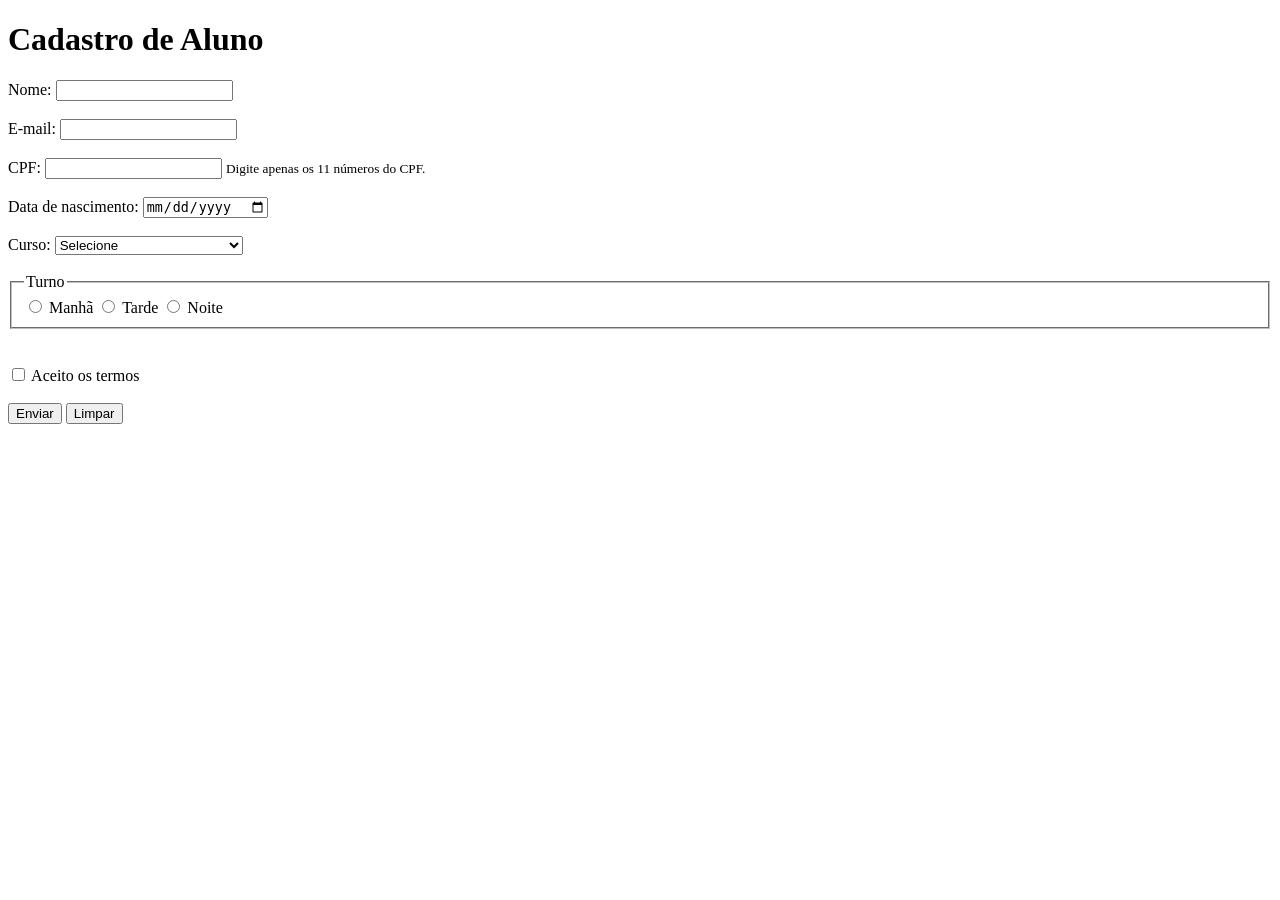
<file: formulario.html>
<!DOCTYPE html>
<html lang="pt-BR">

<head>
<meta charset="UTF-8">
<title>Cadastro de Aluno</title>
</head>

<body>

<h1>Cadastro de Aluno</h1>

<form>

<label for="nome">Nome:</label>
<input type="text" id="nome" name="nome" required>

<br><br>

<label for="email">E-mail:</label>
<input type="email" id="email" name="email" required>

<br><br>

<label for="cpf">CPF:</label>
<input 
type="text"
id="cpf"
name="cpf"
pattern="[0-9]{11}"
inputmode="numeric"
aria-describedby="cpf-dica"
required>

<small id="cpf-dica">Digite apenas os 11 números do CPF.</small>

<br><br>

<label for="data">Data de nascimento:</label>
<input type="date" id="data" name="data">

<br><br>

<label for="curso">Curso:</label>

<select id="curso" name="curso">

<option value="">Selecione</option>
<option value="ads">ADS</option>
<option value="cc">Engenharia de Software</option>
<option value="cd">Ciência de Dados</option>
<option value="cc">Engenharia da Computação</option>
<option value="cc">Administração</option>
<option value="cc">Economia</option>



</select>

<br><br>

<fieldset>

<legend>Turno</legend>

<label>
<input type="radio" name="turno" value="manha">
Manhã
</label>

<label>
<input type="radio" name="turno" value="tarde">
Tarde
</label>

<label>
<input type="radio" name="turno" value="noite">
Noite
</label>

</fieldset>

<br><br>

<label>
<input type="checkbox" required>
Aceito os termos
</label>

<br><br>

<button type="submit">Enviar</button>
<button type="reset">Limpar</button>

</form>

</body>

</html>
</file>
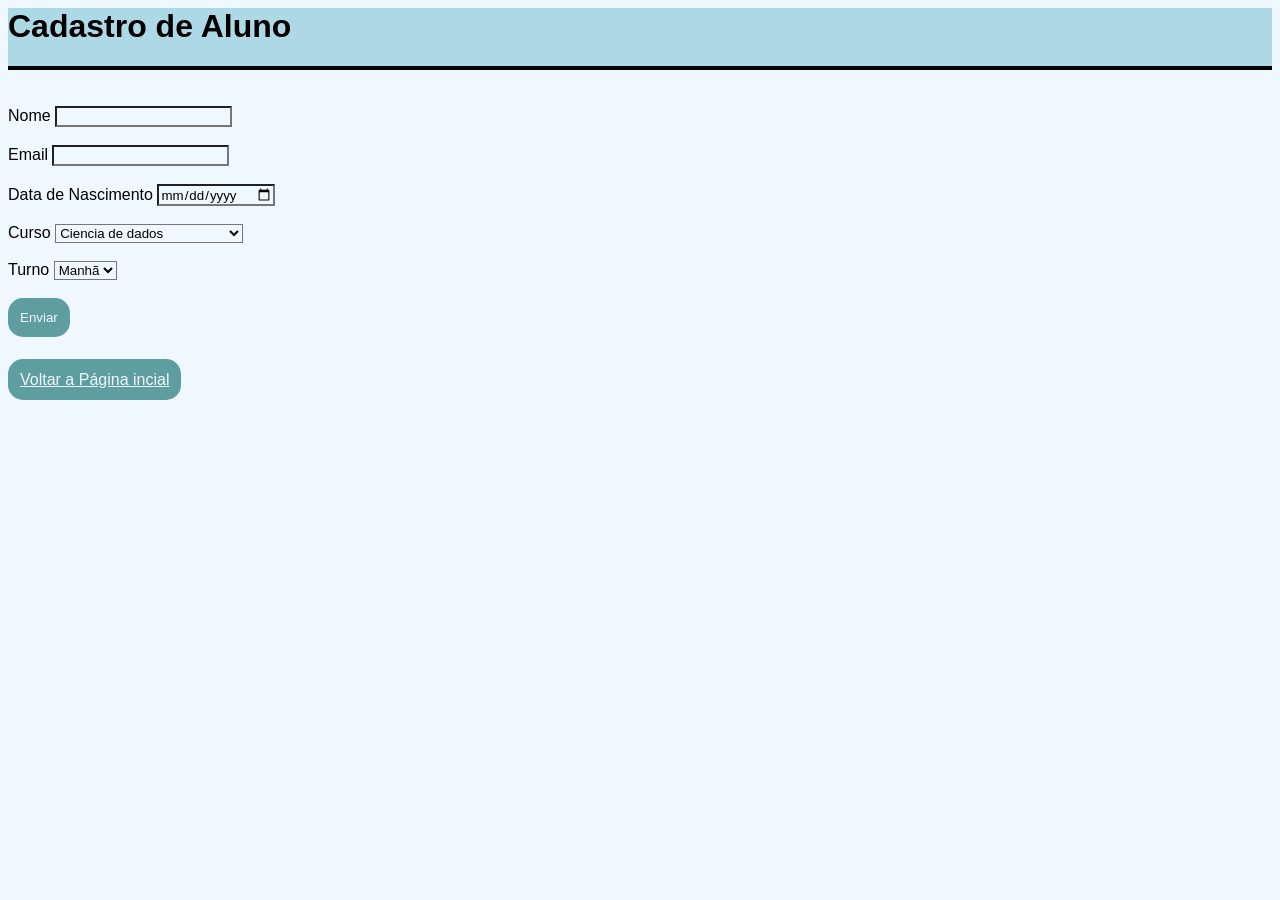
<file: index3.html>
<style>
    *{
        background-color: aliceblue;
    }
</style>

<!DOCTYPE html>
<html lang="pt-BR">
<head>
    <meta charset="UTF-8">
    <meta name="viewport" content="width=device-width, initial-scale=1.0">
    <title>Formulário</title>
    <link rel="stylesheet" href="css/estilo.css">
</head>
<header class="rodapecima" ><h1 style="background-color: lightblue;">Cadastro de Aluno</h1></header><br><br>
<body>

    
    <form action="/cadastrar" method="post">

        <label for="nome">Nome</label>
        <input type="text" id="nome" name="nome" required><br><br>

        <label for="email">Email</label>
        <input type="email" id="email" name="email" required><br><br>

        <label for="data">Data de Nascimento</label>
        <input type="date" id="data" name="data" required><br><br>

        <label for="curso">Curso</label>
        <select name="curso" id="curso">
            <option value="cdia">Ciencia de dados</option>
            <option value="es">Engenharia de Software</option>
            <option value="ec">Engenharia da Computação</option>
        </select><br><br>

        <label for="turno">Turno</label>
        <select name="" id="">
            <option value="m">Manhã</option>
            <option value="t">Tarde</option>
            <option value="n">Noite</option>
        </select><br><br>

        <button class="botao" type="submit">Enviar</button>
    </form><br>

    <a class="botao" href="index2.html">Voltar a Página incial</a>
    
</body>
</html>
</file>
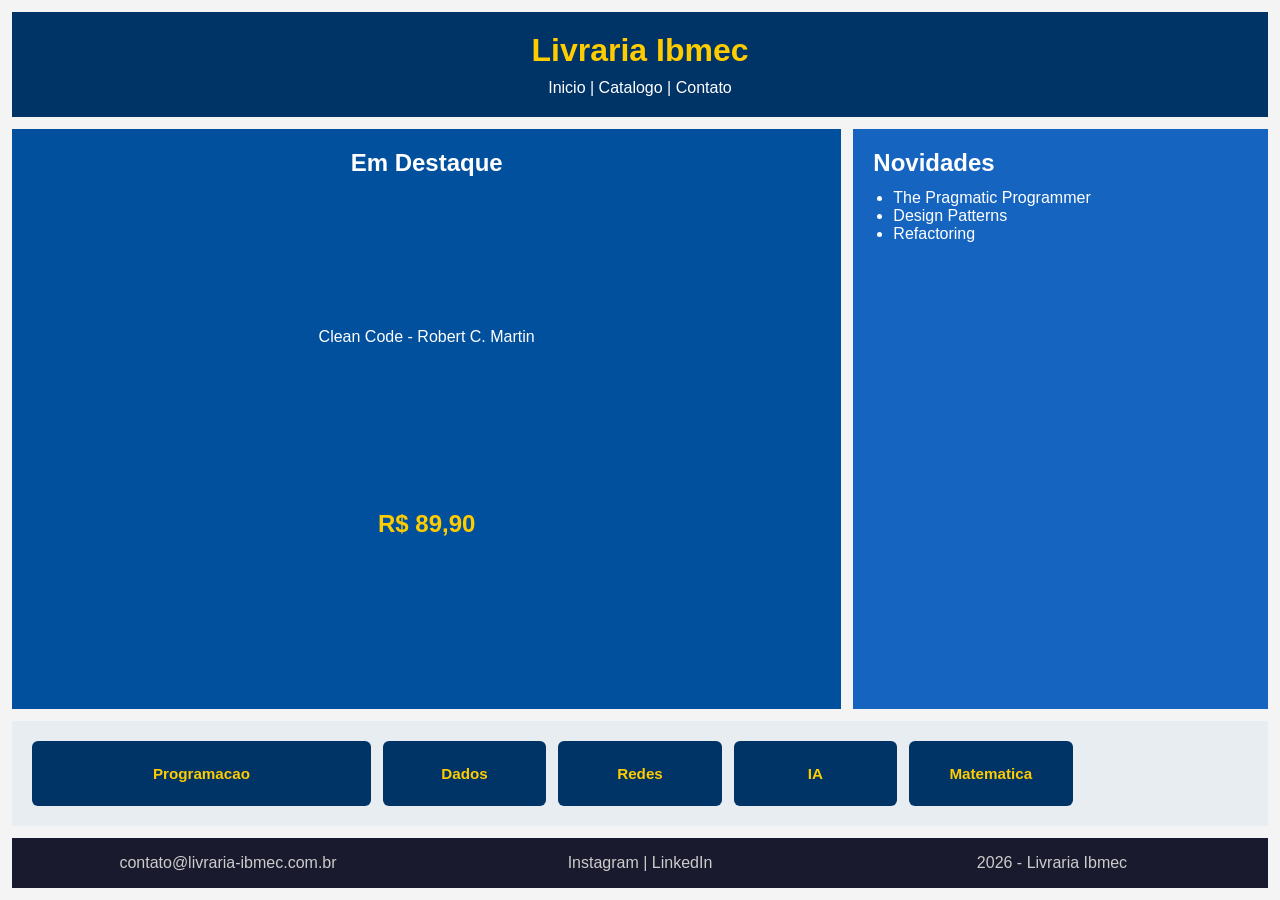
<file: index4.html>
<!DOCTYPE html>
<html lang="pt-BR">
<head>
 <meta charset="UTF-8">
 <meta name="viewport" content="width=device-width, initial-scale=1.0">
 <title>Livraria Ibmec</title>
 <link rel="stylesheet" href="estilo2.css">

</head>
<body class="pagina">

 <header class="topo">
 <h1>Livraria Ibmec</h1>
 <nav>Inicio | Catalogo | Contato</nav>
 </header>

 <section class="destaque">
 <h2>Em Destaque</h2>
 <p>Clean Code - Robert C. Martin</p>
 <p class="preco">R$ 89,90</p>
 </section>

 <aside class="novidades">
 <h2>Novidades</h2>
 <ul>
 <li>The Pragmatic Programmer</li>
 <li>Design Patterns</li>
 <li>Refactoring</li>
 </ul>
 </aside>

 <section class="categorias">
 <div class="card-cat">Programacao</div>
 <div class="card-cat">Dados</div>
 <div class="card-cat">Redes</div>
 <div class="card-cat">IA</div>
 <div class="card-cat">Matematica</div>
 </section>

 <footer class="rodape">
 <p>contato@livraria-ibmec.com.br</p>
 <p>Instagram | LinkedIn</p>
 <p>2026 - Livraria Ibmec</p>
 </footer>
 
</body>
</html>
</file>
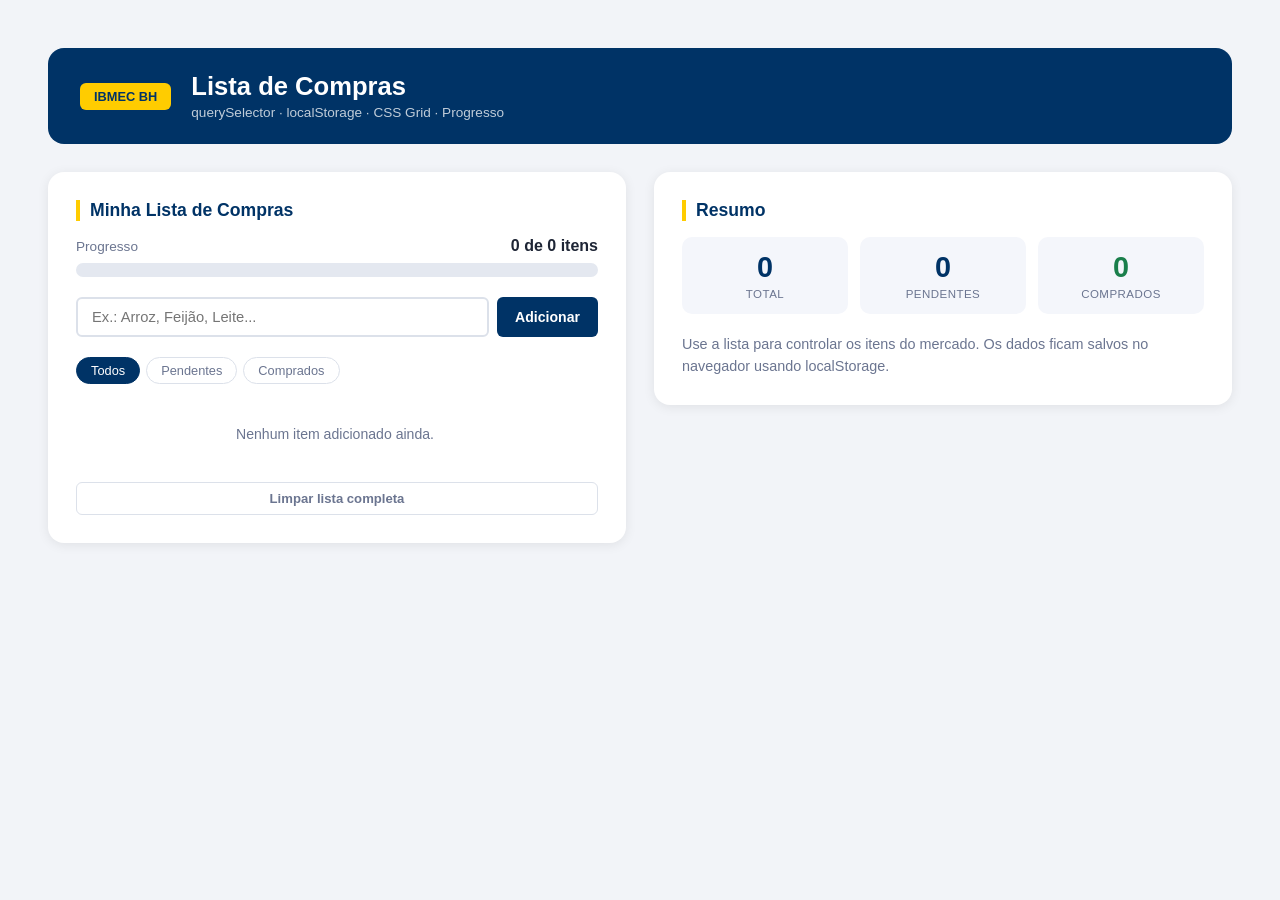
<file: lista-compras.html>
<!DOCTYPE html>
<html lang="pt-BR">
<head>
  <meta charset="UTF-8">
  <meta name="viewport" content="width=device-width, initial-scale=1.0">
  <title>Lista de Compras</title>

  <style>
    :root {
      --azul: #003366;
      --amarelo: #FFCC00;
      --bg: #f2f4f8;
      --surface: #ffffff;
      --borda: #dce1ea;
      --texto: #1e2535;
      --muted: #6b7590;
      --verde: #1a7f4b;
      --perigo: #c0392b;
    }

    *, *::before, *::after {
      box-sizing: border-box;
      margin: 0;
      padding: 0;
    }

    body {
      font-family: "Segoe UI", Arial, sans-serif;
      background: var(--bg);
      color: var(--texto);
      min-height: 100dvh;
      padding: clamp(16px, 4vw, 48px);
    }

    .cabecalho {
      background: var(--azul);
      color: #fff;
      border-radius: 16px;
      padding: 24px 32px;
      margin-bottom: 28px;
      display: flex;
      align-items: center;
      gap: 20px;
    }

    .cabecalho h1 {
      font-size: clamp(1.1rem, 2.4vw, 1.6rem);
    }

    .cabecalho p {
      font-size: 0.85rem;
      opacity: .75;
      margin-top: 4px;
    }

    .badge {
      background: var(--amarelo);
      color: var(--azul);
      font-weight: 900;
      font-size: 0.8rem;
      padding: 6px 14px;
      border-radius: 6px;
      white-space: nowrap;
    }

    .grid-app {
      display: grid;
      grid-template-columns: repeat(auto-fit, minmax(320px, 1fr));
      gap: clamp(16px, 2.5vw, 28px);
      align-items: start;
    }

    .card {
      background: var(--surface);
      border-radius: 16px;
      box-shadow: 0 2px 12px rgba(0,0,0,.08);
      padding: clamp(18px, 3vw, 28px);
    }

    .titulo-card {
      font-size: clamp(0.95rem, 1.5vw, 1.1rem);
      font-weight: 700;
      color: var(--azul);
      border-left: 4px solid var(--amarelo);
      padding-left: 10px;
      margin-bottom: 16px;
    }

    .secao-progresso {
      margin-bottom: 20px;
    }

    .cabec-progresso {
      display: flex;
      justify-content: space-between;
      align-items: baseline;
      font-size: 0.85rem;
      color: var(--muted);
      margin-bottom: 8px;
    }

    .cabec-progresso strong {
      color: var(--texto);
      font-size: 1rem;
    }

    .trilha-progresso {
      width: 100%;
      height: 14px;
      background: #e4e8f0;
      border-radius: 99px;
      overflow: hidden;
    }

    .preenchimento {
      height: 100%;
      width: 0%;
      background: linear-gradient(90deg, #003366, #0055aa);
      border-radius: 99px;
      transition: width .5s ease, background .4s ease;
    }

    .preenchimento.concluido {
      background: linear-gradient(90deg, #1a7f4b, #22a060);
    }

    .form-adicao {
      display: flex;
      gap: 8px;
      margin-bottom: 20px;
    }

    .form-adicao input[type="text"] {
      flex: 1;
      padding: 10px 14px;
      border: 2px solid var(--borda);
      border-radius: 6px;
      font-size: 0.92rem;
      font-family: inherit;
      outline: none;
      transition: border-color .2s;
    }

    .form-adicao input[type="text"]:focus {
      border-color: var(--azul);
    }

    .btn {
      padding: 10px 18px;
      border: none;
      border-radius: 6px;
      font-family: inherit;
      font-size: 0.88rem;
      font-weight: 600;
      cursor: pointer;
      transition: opacity .15s, transform .1s;
    }

    .btn:active {
      transform: scale(.97);
    }

    .btn-primario {
      background: var(--azul);
      color: #fff;
    }

    .btn-primario:hover {
      opacity: .88;
    }

    .btn-perigo {
      background: transparent;
      color: var(--perigo);
      border: 1.5px solid var(--perigo);
      padding: 5px 10px;
      font-size: 0.78rem;
    }

    .btn-perigo:hover {
      background: #fdf0ee;
    }

    .btn-limpar {
      background: transparent;
      color: var(--muted);
      border: 1.5px solid var(--borda);
      width: 100%;
      margin-top: 12px;
      padding: 8px;
      font-size: 0.82rem;
    }

    .btn-limpar:hover {
      background: #f5f6fa;
    }

    .filtros {
      display: flex;
      gap: 6px;
      margin-bottom: 14px;
      flex-wrap: wrap;
    }

    .btn-filtro {
      padding: 5px 14px;
      border: 1.5px solid var(--borda);
      border-radius: 99px;
      background: transparent;
      font-family: inherit;
      font-size: 0.8rem;
      cursor: pointer;
      color: var(--muted);
      transition: all .15s;
    }

    .btn-filtro.ativo {
      background: var(--azul);
      border-color: var(--azul);
      color: #fff;
    }

    .lista-itens {
      list-style: none;
      display: flex;
      flex-direction: column;
      gap: 8px;
      max-height: 360px;
      overflow-y: auto;
      padding-right: 4px;
      scrollbar-width: thin;
    }

    .msg-vazia {
      text-align: center;
      color: var(--muted);
      font-size: 0.88rem;
      padding: 28px 0;
    }

    .item-linha {
      display: flex;
      align-items: center;
      gap: 10px;
      padding: 10px 12px;
      border: 1.5px solid var(--borda);
      border-radius: 6px;
      background: #fafbfd;
      transition: background .2s, border-color .2s;
    }

    .item-linha:hover {
      border-color: #b0bbcf;
    }

    .item-linha.marcado {
      background: #f0faf4;
      border-color: #a8dfc0;
    }

    .item-linha input[type="checkbox"] {
      width: 18px;
      height: 18px;
      accent-color: var(--verde);
      cursor: pointer;
      flex-shrink: 0;
    }

    .item-rotulo {
      flex: 1;
      font-size: 0.92rem;
      cursor: pointer;
      transition: color .2s;
    }

    .item-linha.marcado .item-rotulo {
      text-decoration: line-through;
      color: var(--muted);
    }

    .grid-stats {
      display: grid;
      grid-template-columns: repeat(3, 1fr);
      gap: 12px;
      margin-bottom: 20px;
    }

    .stat-box {
      background: #f4f6fb;
      border-radius: 10px;
      padding: 14px 10px;
      text-align: center;
      display: flex;
      flex-direction: column;
      gap: 4px;
    }

    .stat-box .numero {
      font-size: clamp(1.4rem, 2.5vw, 1.8rem);
      font-weight: 800;
      color: var(--azul);
    }

    .stat-box .rotulo {
      font-size: 0.72rem;
      color: var(--muted);
      text-transform: uppercase;
      letter-spacing: .04em;
    }

    .stat-box.destaque .numero {
      color: var(--verde);
    }

    .texto-resumo {
      color: var(--muted);
      font-size: 0.9rem;
      line-height: 1.5;
    }

    .toast {
      position: fixed;
      bottom: 28px;
      left: 50%;
      transform: translateX(-50%) translateY(80px);
      background: var(--azul);
      color: #fff;
      padding: 10px 24px;
      border-radius: 99px;
      font-size: 0.88rem;
      font-weight: 600;
      opacity: 0;
      transition: transform .3s ease, opacity .3s ease;
      pointer-events: none;
      z-index: 999;
    }

    .toast.visivel {
      transform: translateX(-50%) translateY(0);
      opacity: 1;
    }

    @media (max-width: 520px) {
      .cabecalho {
        flex-direction: column;
        align-items: flex-start;
      }

      .form-adicao {
        flex-direction: column;
      }

      .btn {
        width: 100%;
      }
    }
  </style>
</head>
<body>
  <header class="cabecalho">
    <span class="badge">IBMEC BH</span>
    <div>
      <h1>Lista de Compras</h1>
      <p>querySelector · localStorage · CSS Grid · Progresso</p>
    </div>
  </header>

  <main class="grid-app">

    <section class="card" id="painel-principal">
      <h2 class="titulo-card">Minha Lista de Compras</h2>
      <div class="secao-progresso">
        <div class="cabec-progresso">
          <span>Progresso</span>
          <strong id="label-progresso">0 de 0 itens</strong>
        </div>

        <div class="trilha-progresso">
          <div class="preenchimento" id="barra-progresso"></div>
        </div>
      </div>

      <form class="form-adicao" id="form-adicao" novalidate>
        <input
          type="text"
          id="input-item"
          placeholder="Ex.: Arroz, Feijão, Leite..."
          autocomplete="off"
          maxlength="60"
          aria-label="Nome do item"
          required
        >

        <button type="submit" class="btn btn-primario">Adicionar</button>
      </form>
      <div class="filtros" role="group" aria-label="Filtrar itens">
        <button class="btn-filtro ativo" data-filtro="todos">Todos</button>
        <button class="btn-filtro" data-filtro="pendentes">Pendentes</button>
        <button class="btn-filtro" data-filtro="comprados">Comprados</button>
      </div>
      <ul class="lista-itens" id="lista-itens" aria-live="polite">
        <li class="msg-vazia" id="msg-vazia">Nenhum item adicionado ainda.</li>
      </ul>

      <button class="btn btn-limpar" id="btn-limpar">
        Limpar lista completa
      </button>
    </section>

    <section class="card" id="painel-resumo">
      <h2 class="titulo-card">Resumo</h2>

      <div class="grid-stats">
        <div class="stat-box">
          <span class="numero" id="stat-total">0</span>
          <span class="rotulo">Total</span>
        </div>

        <div class="stat-box">
          <span class="numero" id="stat-pendentes">0</span>
          <span class="rotulo">Pendentes</span>
        </div>

        <div class="stat-box destaque">
          <span class="numero" id="stat-comprados">0</span>
          <span class="rotulo">Comprados</span>
        </div>
      </div>

      <p class="texto-resumo">
        Use a lista para controlar os itens do mercado. Os dados ficam salvos
        no navegador usando localStorage.
      </p>
    </section>

  </main>
  <div class="toast" id="toast" role="status" aria-live="assertive"></div>

  <script>
    const form = document.querySelector('#form-adicao');
    const inputEl = document.querySelector('#input-item');
    const listaEl = document.querySelector('#lista-itens');
    const msgVazia = document.querySelector('#msg-vazia');
    const barra = document.querySelector('#barra-progresso');
    const labelProg = document.querySelector('#label-progresso');
    const btnLimpar = document.querySelector('#btn-limpar');

    const statTotal = document.querySelector('#stat-total');
    const statPend = document.querySelector('#stat-pendentes');
    const statComp = document.querySelector('#stat-comprados');

    const btnsFiltro = document.querySelectorAll('.btn-filtro');
    const toastEl = document.querySelector('#toast');

    const CHAVE = 'lista_compras';

    let itens = carregarStorage();
    let filtro = 'todos';
    let timerToast;
    function carregarStorage() {
      const salvo = localStorage.getItem(CHAVE);

      if (salvo) {
        return JSON.parse(salvo);
      }

      return [];
    }

    function salvarStorage() {
      localStorage.setItem(CHAVE, JSON.stringify(itens));
    }

    // Atualiza a barra de progresso e os números do resumo
    function atualizarProgresso() {
      const total = itens.length;
      const comprados = itens.filter(item => item.checked).length;
      const pendentes = total - comprados;

      let porcentagem = 0;

      if (total > 0) {
        porcentagem = Math.round((comprados / total) * 100);
      }

      barra.style.width = porcentagem + '%';
      barra.classList.toggle('concluido', porcentagem === 100 && total > 0);

      labelProg.textContent = `${comprados} de ${total} ${total === 1 ? 'item' : 'itens'}`;

      statTotal.textContent = total;
      statPend.textContent = pendentes;
      statComp.textContent = comprados;
    }

    // Desenha novamente a lista na tela
    function renderizar() {
      listaEl.querySelectorAll('.item-linha').forEach(function(elemento) {
        elemento.remove();
      });

      const filtrados = itens.filter(function(item) {
        if (filtro === 'pendentes') {
          return !item.checked;
        }

        if (filtro === 'comprados') {
          return item.checked;
        }

        return true;
      });

      if (filtrados.length === 0) {
        msgVazia.style.display = 'block';
      } else {
        msgVazia.style.display = 'none';

        filtrados.forEach(function(item) {
          const li = document.createElement('li');
          li.className = 'item-linha' + (item.checked ? ' marcado' : '');
          li.dataset.id = item.id;

          const checkbox = document.createElement('input');
          checkbox.type = 'checkbox';
          checkbox.checked = item.checked;
          checkbox.id = 'chk-' + item.id;

          const label = document.createElement('label');
          label.className = 'item-rotulo';
          label.htmlFor = 'chk-' + item.id;
          label.textContent = item.nome;

          const btnDel = document.createElement('button');
          btnDel.className = 'btn btn-perigo';
          btnDel.textContent = 'Remover';

          li.append(checkbox, label, btnDel);
          listaEl.appendChild(li);
        });
      }

      atualizarProgresso();
    }
    function mostrarToast(mensagem) {
      toastEl.textContent = mensagem;
      toastEl.classList.add('visivel');

      clearTimeout(timerToast);

      timerToast = setTimeout(function() {
        toastEl.classList.remove('visivel');
      }, 2200);
    }

    form.addEventListener('submit', function(event) {
      event.preventDefault();

      const nome = inputEl.value.trim();

      if (!nome) {
        inputEl.focus();
        return;
      }

      const novoItem = {
        id: Date.now(),
        nome: nome,
        checked: false
      };

      itens.push(novoItem);
      salvarStorage();
      renderizar();

      mostrarToast('Item adicionado!');

      inputEl.value = '';
      inputEl.focus();
    });
    listaEl.addEventListener('change', function(event) {
      if (event.target.type !== 'checkbox') {
        return;
      }

      const linha = event.target.closest('.item-linha');
      const id = Number(linha.dataset.id);

      const item = itens.find(function(itemAtual) {
        return itemAtual.id === id;
      });

      if (!item) {
        return;
      }

      item.checked = event.target.checked;

      salvarStorage();
      renderizar();

      if (item.checked) {
        mostrarToast('Item marcado como comprado!');
      } else {
        mostrarToast('Item voltou para pendente.');
      }
    });
    listaEl.addEventListener('click', function(event) {
      if (!event.target.classList.contains('btn-perigo')) {
        return;
      }

      const linha = event.target.closest('.item-linha');
      const id = Number(linha.dataset.id);

      itens = itens.filter(function(item) {
        return item.id !== id;
      });

      salvarStorage();
      renderizar();
      mostrarToast('Item removido.');
    });
    btnLimpar.addEventListener('click', function() {
      if (itens.length === 0) {
        return;
      }

      const confirmou = confirm('Deseja apagar todos os itens?');

      if (!confirmou) {
        return;
      }

      itens = [];
      salvarStorage();
      renderizar();
      mostrarToast('Lista limpa!');
    });
    btnsFiltro.forEach(function(botao) {
      botao.addEventListener('click', function() {
        btnsFiltro.forEach(function(btn) {
          btn.classList.remove('ativo');
        });

        botao.classList.add('ativo');
        filtro = botao.dataset.filtro;

        renderizar();
      });
    });
    renderizar();
  </script>
</body>
</html>
</file>
<file: css/estilo.css>
*{
    font-family: sans-serif;
}

.rodapebaixo{
    border-top: 0.3rem solid black;
    background-color: lightskyblue;
}
.rodapecima{
    border-bottom: 0.3rem solid black;
    background-color: lightblue;
}
.corpo{
    background-color: aliceblue;
}

.botao{
    border: 0.2rem;
    border-radius: 15px;
    background-color: cadetblue;
    padding: 12px;
    color: aliceblue;
}
.botao:hover{
    background-color: darkslategrey;
}
</file>
<file: estilo2.css>
* {
 box-sizing: border-box;
 margin: 0;
 padding: 0;
}

body {
 font-family: Arial, sans-serif;
 background-color: #f4f4f4;
}

.pagina {
 display: grid;
 grid-template-columns: 2fr 1fr;
 grid-template-rows: auto 1fr auto;
 grid-template-areas:
  "topo topo"
  "destaque novidades"
  "categorias categorias"
  "rodape rodape";
 min-height: 100vh;
 gap: 12px;
 padding: 12px;
}

.topo {
 grid-area: topo;
 background-color: #003366;
 color: #FFCC00;
 padding: 20px;
 display: grid;
 place-items: center;
 text-align: center;
 min-height: 100px;
}

.topo nav {
 margin-top: 10px;
 color: #ffffff;
}

.destaque {
 grid-area: destaque;
 background-color: #00509e;
 color: #fff;
 padding: 20px;
 display: grid;
 align-items: start;
 justify-items: center;
}

.destaque .preco {
 font-size: 1.5rem;
 font-weight: bold;
 color: #FFCC00;
 margin-top: 12px;
}

.novidades {
 grid-area: novidades;
 background-color: #1565C0;
 color: #fff;
 padding: 20px;
}

.novidades ul {
 margin-top: 12px;
 margin-left: 20px;
}

.categorias {
 grid-area: categorias;
 display: grid;
 grid-template-columns: repeat(auto-fill, minmax(160px, 1fr));
 gap: 12px;
 padding: 20px;
 background-color: #e8edf2;
}

.card-cat {
 background-color: #003366;
 color: #FFCC00;
 font-weight: bold;
 text-align: center;
 padding: 24px 12px;
 border-radius: 6px;
 font-size: 0.95rem;
}

.card-cat:first-child {
 grid-column: span 2;
}

.rodape {
 grid-area: rodape;
 background-color: #1A1A2E;
 color: #ccc;
 padding: 16px;
 display: grid;
 grid-template-columns: repeat(3, 1fr);
 gap: 12px;
 text-align: center;
 align-items: center;
}

@media (max-width: 600px) {
 .pagina {
  grid-template-columns: 1fr;
  grid-template-areas:
   "topo"
   "destaque"
   "novidades"
   "categorias"
   "rodape";
 }

 .categorias {
  grid-template-columns: repeat(auto-fill, minmax(140px, 1fr));
 }

 .card-cat:first-child {
  grid-column: auto;
 }

 .rodape {
  grid-template-columns: 1fr;
 }
}
</file>
